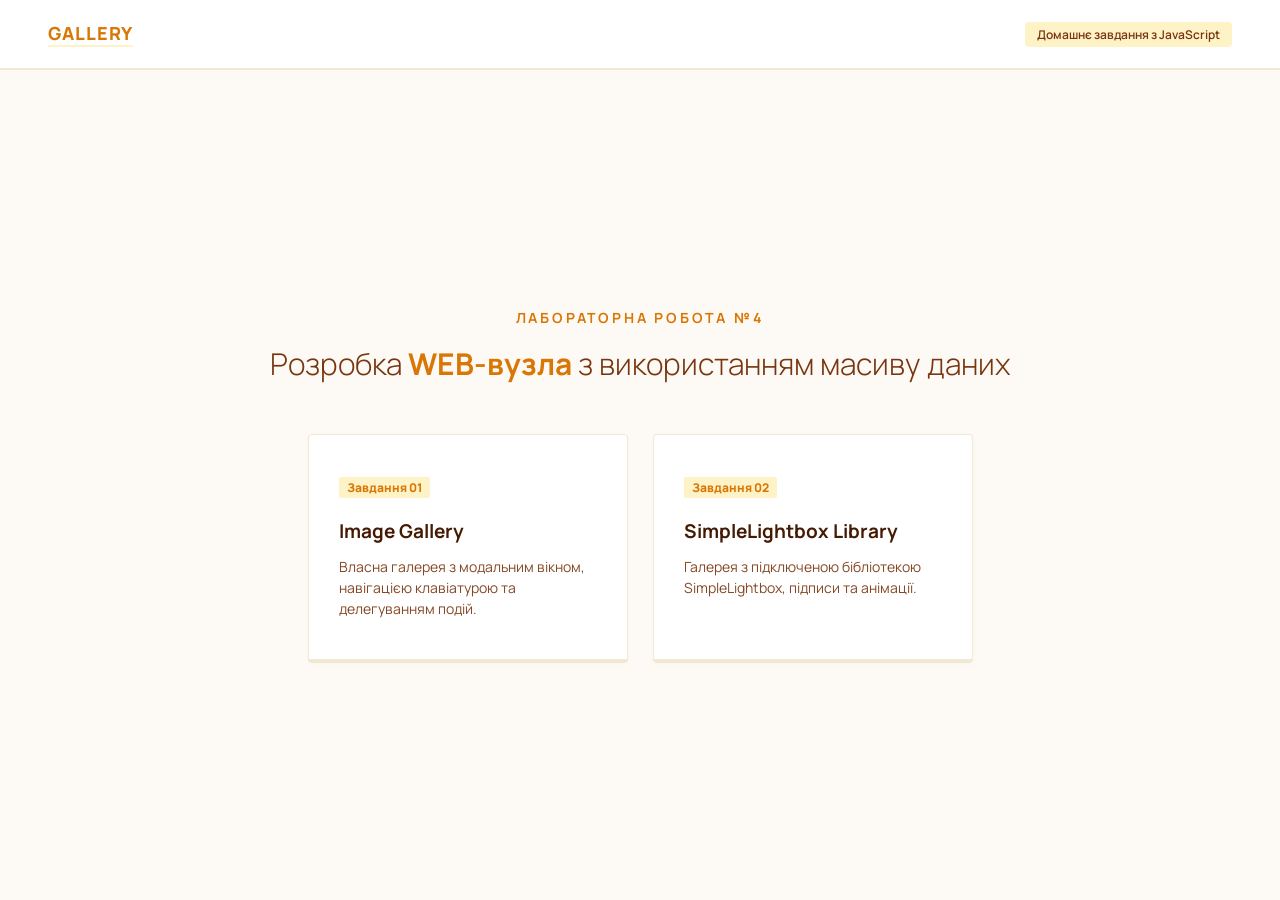
<file: index.html>
<!doctype html>
<html lang="uk">
  <head>
    <meta charset="UTF-8" />
    <meta name="viewport" content="width=device-width, initial-scale=1.0" />
    <title>JS Homework</title>
    <link rel="preconnect" href="https://fonts.googleapis.com" />
    <link rel="preconnect" href="https://fonts.gstatic.com" crossorigin />
    <link
      href="https://fonts.googleapis.com/css2?family=Manrope:wght@300;400;500;600;700&display=swap"
      rel="stylesheet"
    />
    <link rel="stylesheet" href="css/index.css" />
  </head>
  <body>
    <header>
      <div class="logo">Gallery</div>
      <span class="header-label">Домашнє завдання з JavaScript</span>
    </header>

    <main>
      <div class="hero-text">
        <h1>Лабораторна робота №4</h1>
        <p>Розробка <span>WEB-вузла</span> з використанням масиву даних</p>
      </div>

      <div class="cards">
        <a class="card" href="01-gallery.html">
          <div class="card-num">Завдання 01</div>
          <div class="card-title">Image Gallery</div>
          <div class="card-desc">
            Власна галерея з модальним вікном, навігацією клавіатурою та
            делегуванням подій.
          </div>
        </a>

        <a class="card" href="02-lightbox.html">
          <div class="card-num">Завдання 02</div>
          <div class="card-title">SimpleLightbox Library</div>
          <div class="card-desc">
            Галерея з підключеною бібліотекою SimpleLightbox, підписи та
            анімації.
          </div>
        </a>
      </div>
    </main>
  </body>
</html>
</file>
<file: css/index.css>
*,
*::before,
*::after {
  box-sizing: border-box;
  margin: 0;
  padding: 0;
}

:root {
  --bg: #fdfaf6;
  --bg-card: #ffffff;
  --accent: #d97706;
  --accent-soft: #fef3c7;
  --text-primary: #451a03;
  --text-secondary: #78350f;
  --text-muted: #92400e;
  --border: #f3e8d2;
  --border-hover: #d97706;
  --card-shadow: 0 2px 5px rgba(120, 53, 15, 0.03);
  --card-shadow-hover: 0 10px 20px rgba(120, 53, 15, 0.08);
}

html,
body {
  height: 100%;
}

body {
  font-family: 'Manrope', sans-serif;
  background-color: var(--bg);
  color: var(--text-primary);
  display: flex;
  flex-direction: column;
  min-height: 100vh;
}

/* ┅┅┅┅ HEADER ┅┅┅┅ */
header {
  display: flex;
  align-items: center;
  justify-content: space-between;
  padding: 0 48px;
  height: 70px;
  border-bottom: 2px solid var(--border);
  position: sticky;
  top: 0;
  background-color: var(--bg-card);
  z-index: 10;
}

.logo {
  font-size: 18px;
  font-weight: 800;
  letter-spacing: 0.05em;
  text-transform: uppercase;
  color: var(--accent);
  border-bottom: 2px solid var(--accent-soft);
}

.header-label {
  font-size: 12px;
  font-weight: 600;
  color: var(--text-secondary);
  background: var(--accent-soft);
  padding: 4px 12px;
  border-radius: 4px;
}

/* ┅┅┅┅ MAIN ┅┅┅┅ */
main {
  flex: 1;
  display: flex;
  flex-direction: column;
  align-items: center;
  justify-content: center;
  padding: 60px 24px;
  gap: 50px;
}

.hero-text {
  text-align: center;
}

.hero-text h1 {
  font-size: 14px;
  font-weight: 700;
  color: var(--accent);
  letter-spacing: 0.2em;
  text-transform: uppercase;
  margin-bottom: 16px;
}

.hero-text p {
  font-size: 30px;
  font-weight: 300;
  color: var(--text-secondary);
}

.hero-text p span {
  color: var(--accent);
  font-weight: 700;
  position: relative;
  z-index: 1;
}

/* ┅┅┅┅ CARDS ┅┅┅┅ */
.cards {
  display: flex;
  gap: 25px;
  flex-wrap: wrap;
  justify-content: center;
}

.card {
  display: block;
  width: 320px;
  background: var(--bg-card);
  border: 1px solid var(--border);
  border-radius: 4px;
  padding: 40px 30px;
  text-decoration: none;
  color: inherit;
  box-shadow: var(--card-shadow);
  transition: all 0.3s ease;
  position: relative;
  border-bottom: 4px solid var(--border);
}

.card:hover {
  transform: translateY(-5px);
  border-color: var(--border-hover);
  border-bottom-color: var(--accent);
  box-shadow: var(--card-shadow-hover);
  background-color: var(--bg-card);
}

.card-num {
  font-size: 12px;
  font-weight: 800;
  color: var(--accent);
  background: var(--accent-soft);
  display: inline-block;
  padding: 2px 8px;
  border-radius: 2px;
  margin-bottom: 20px;
}

.card-title {
  font-size: 19px;
  font-weight: 700;
  color: var(--text-primary);
  margin-bottom: 12px;
}

.card-desc {
  font-size: 14px;
  font-weight: 400;
  color: var(--text-secondary);
  line-height: 1.5;
  opacity: 0.9;
}

/* ┅┅┅┅ FOOTER ┅┅┅┅ */
footer {
  background-color: var(--bg-card);
  border-top: 1px solid var(--border);
  padding: 25px 48px;
  display: flex;
  justify-content: center;
}

footer p {
  font-size: 13px;
  color: var(--text-secondary);
}

footer p span {
  font-weight: 700;
  color: var(--text-primary);
}
</file>
